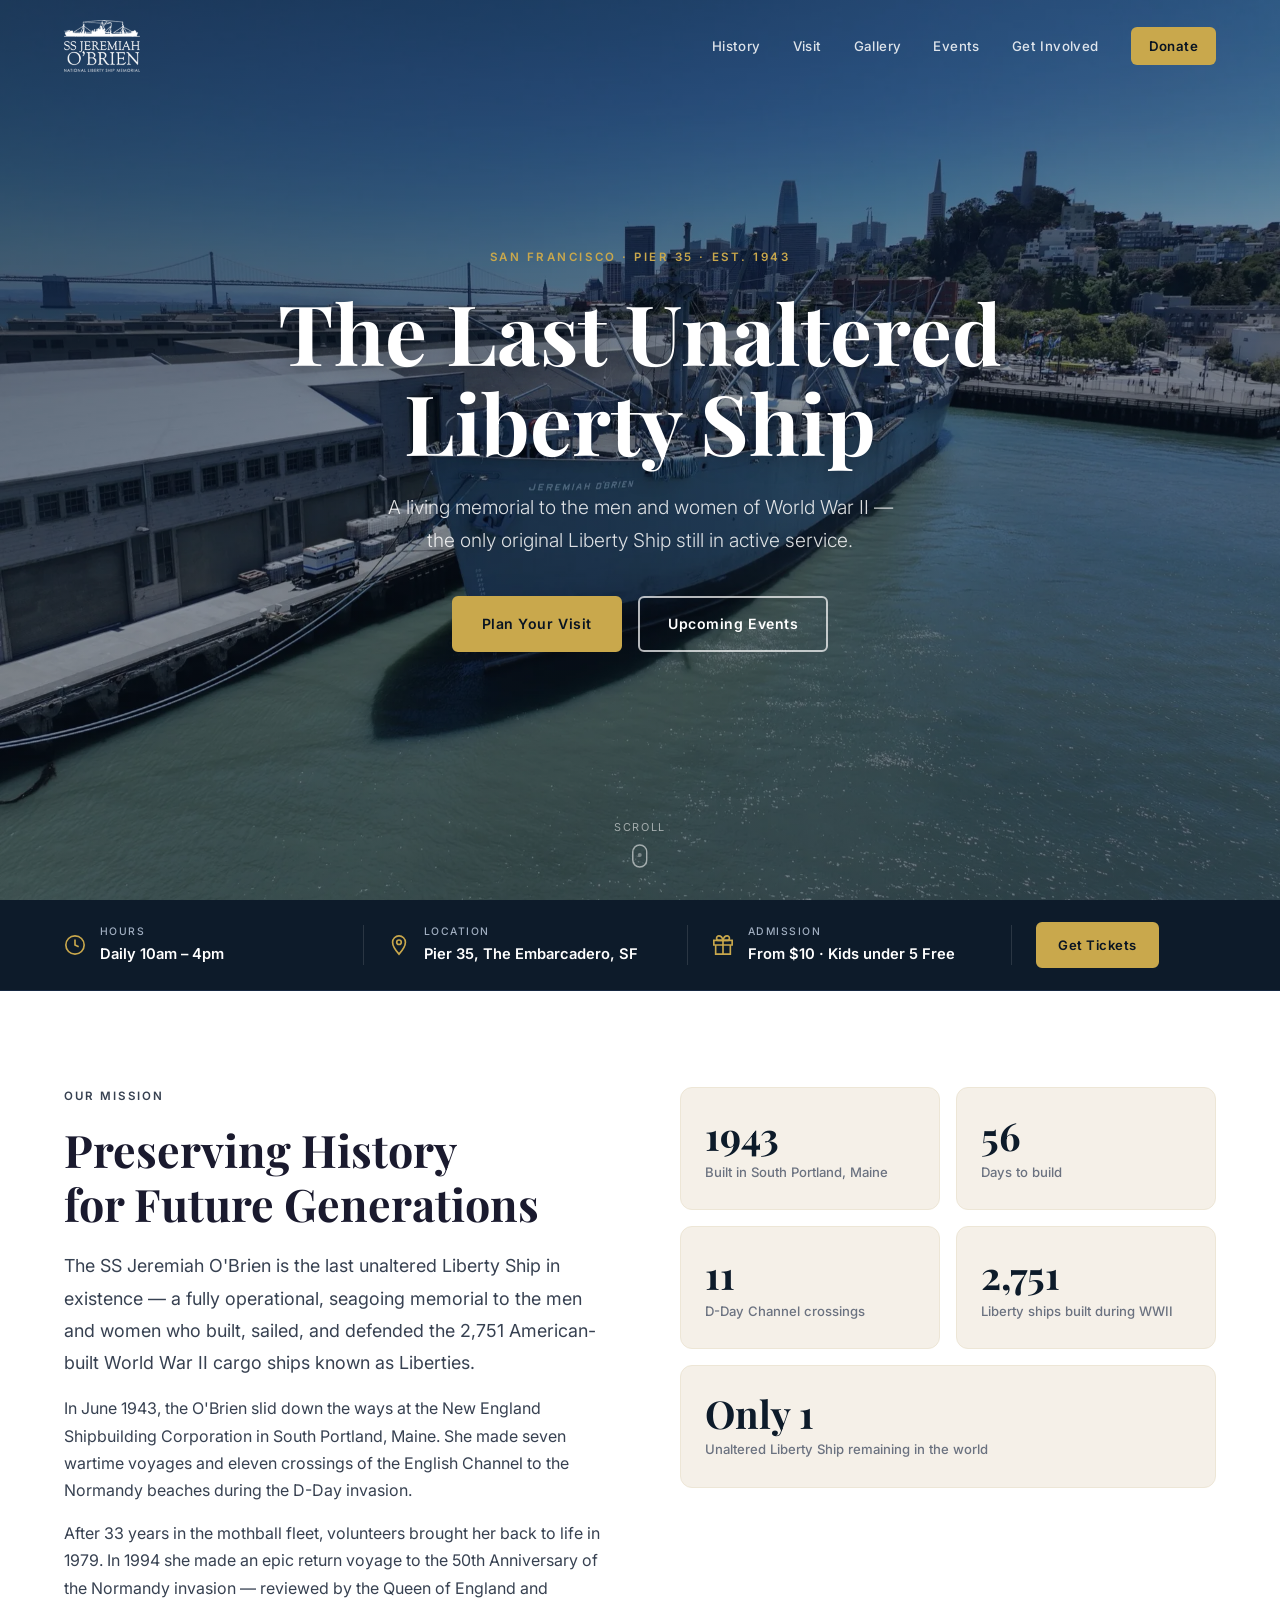
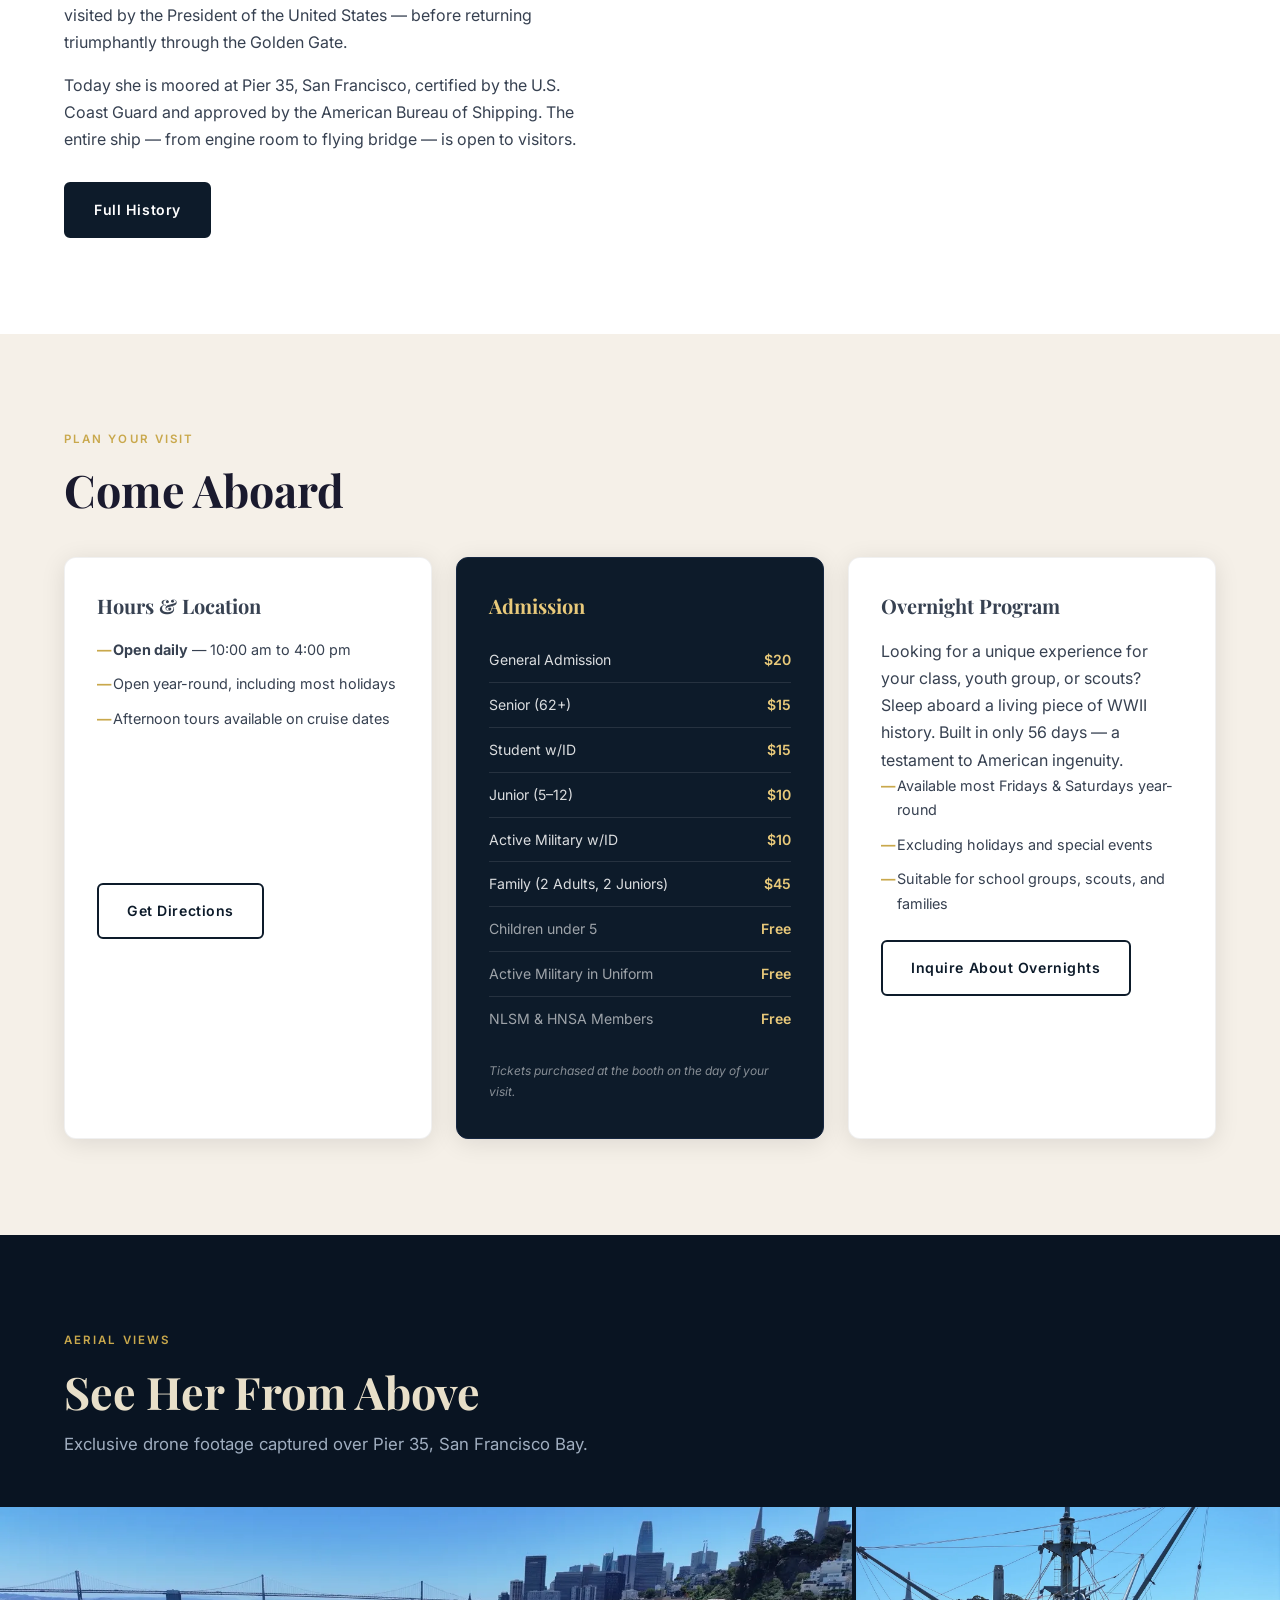
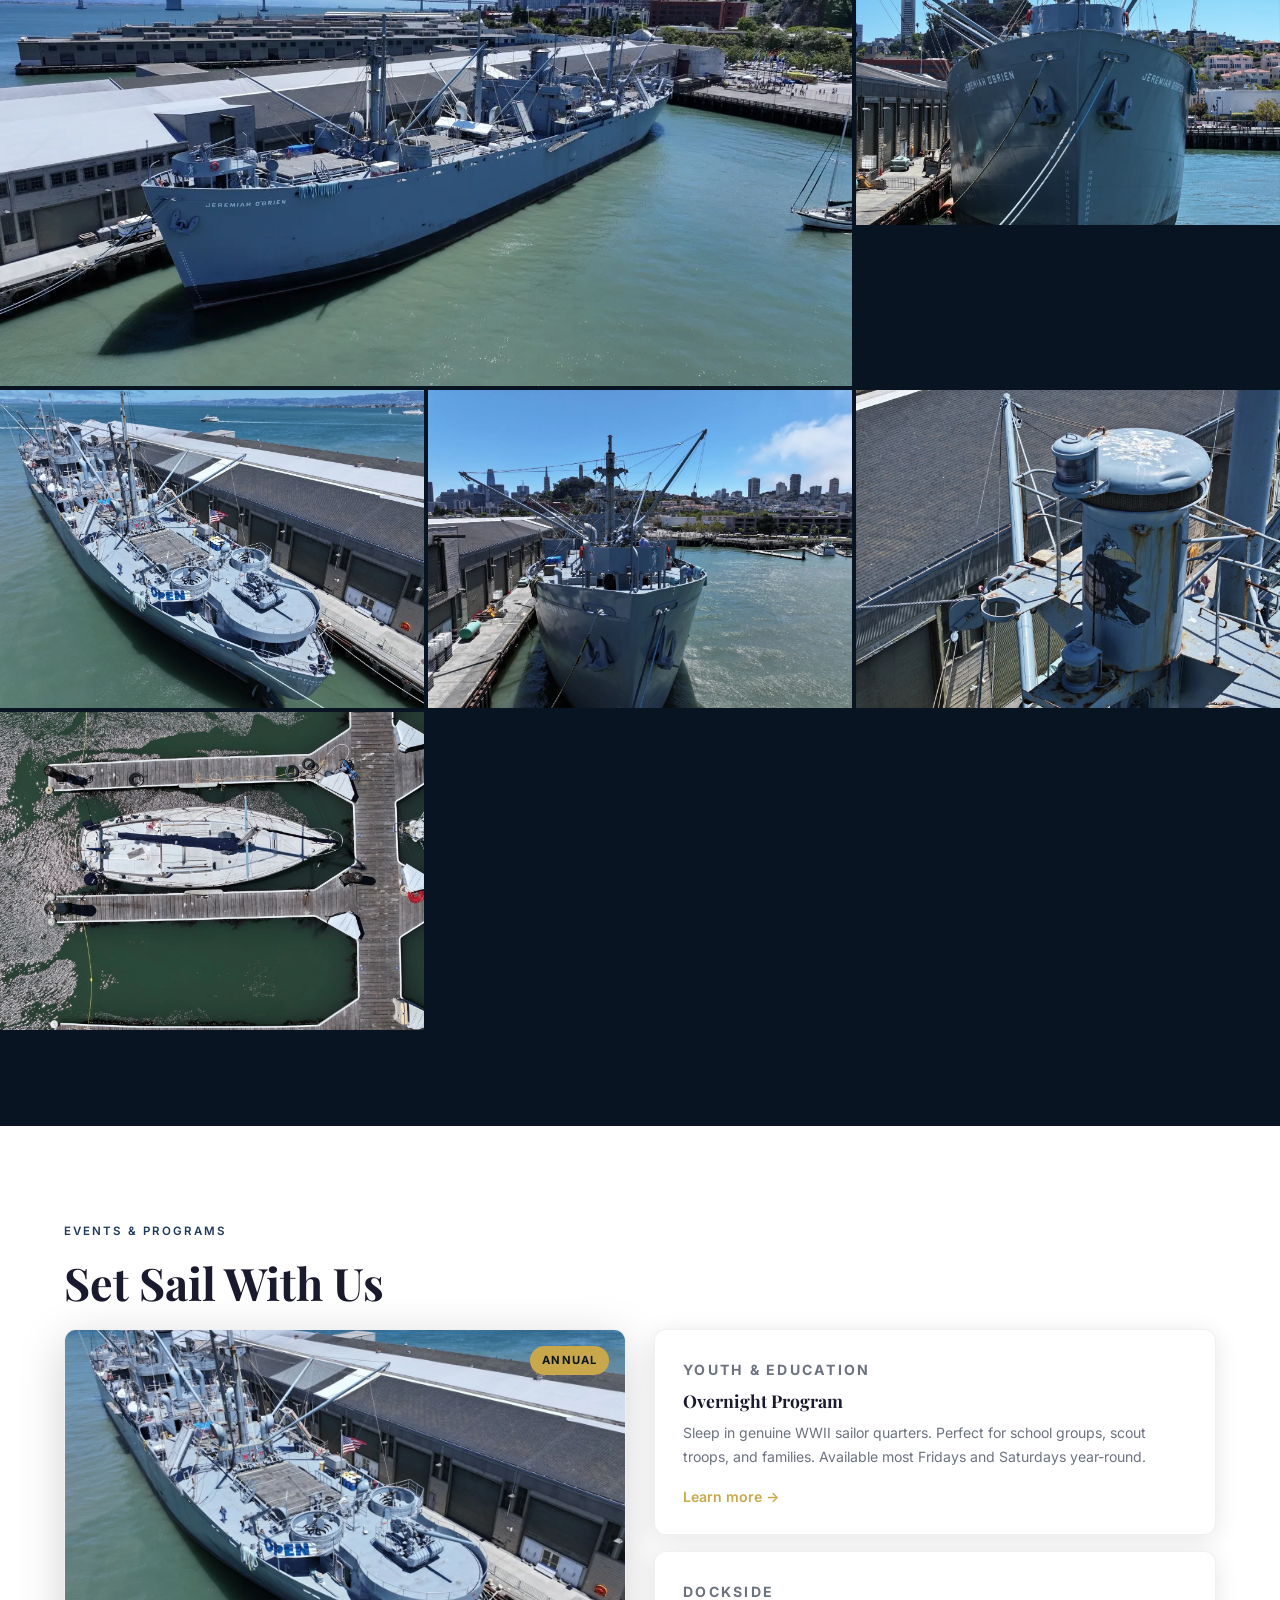
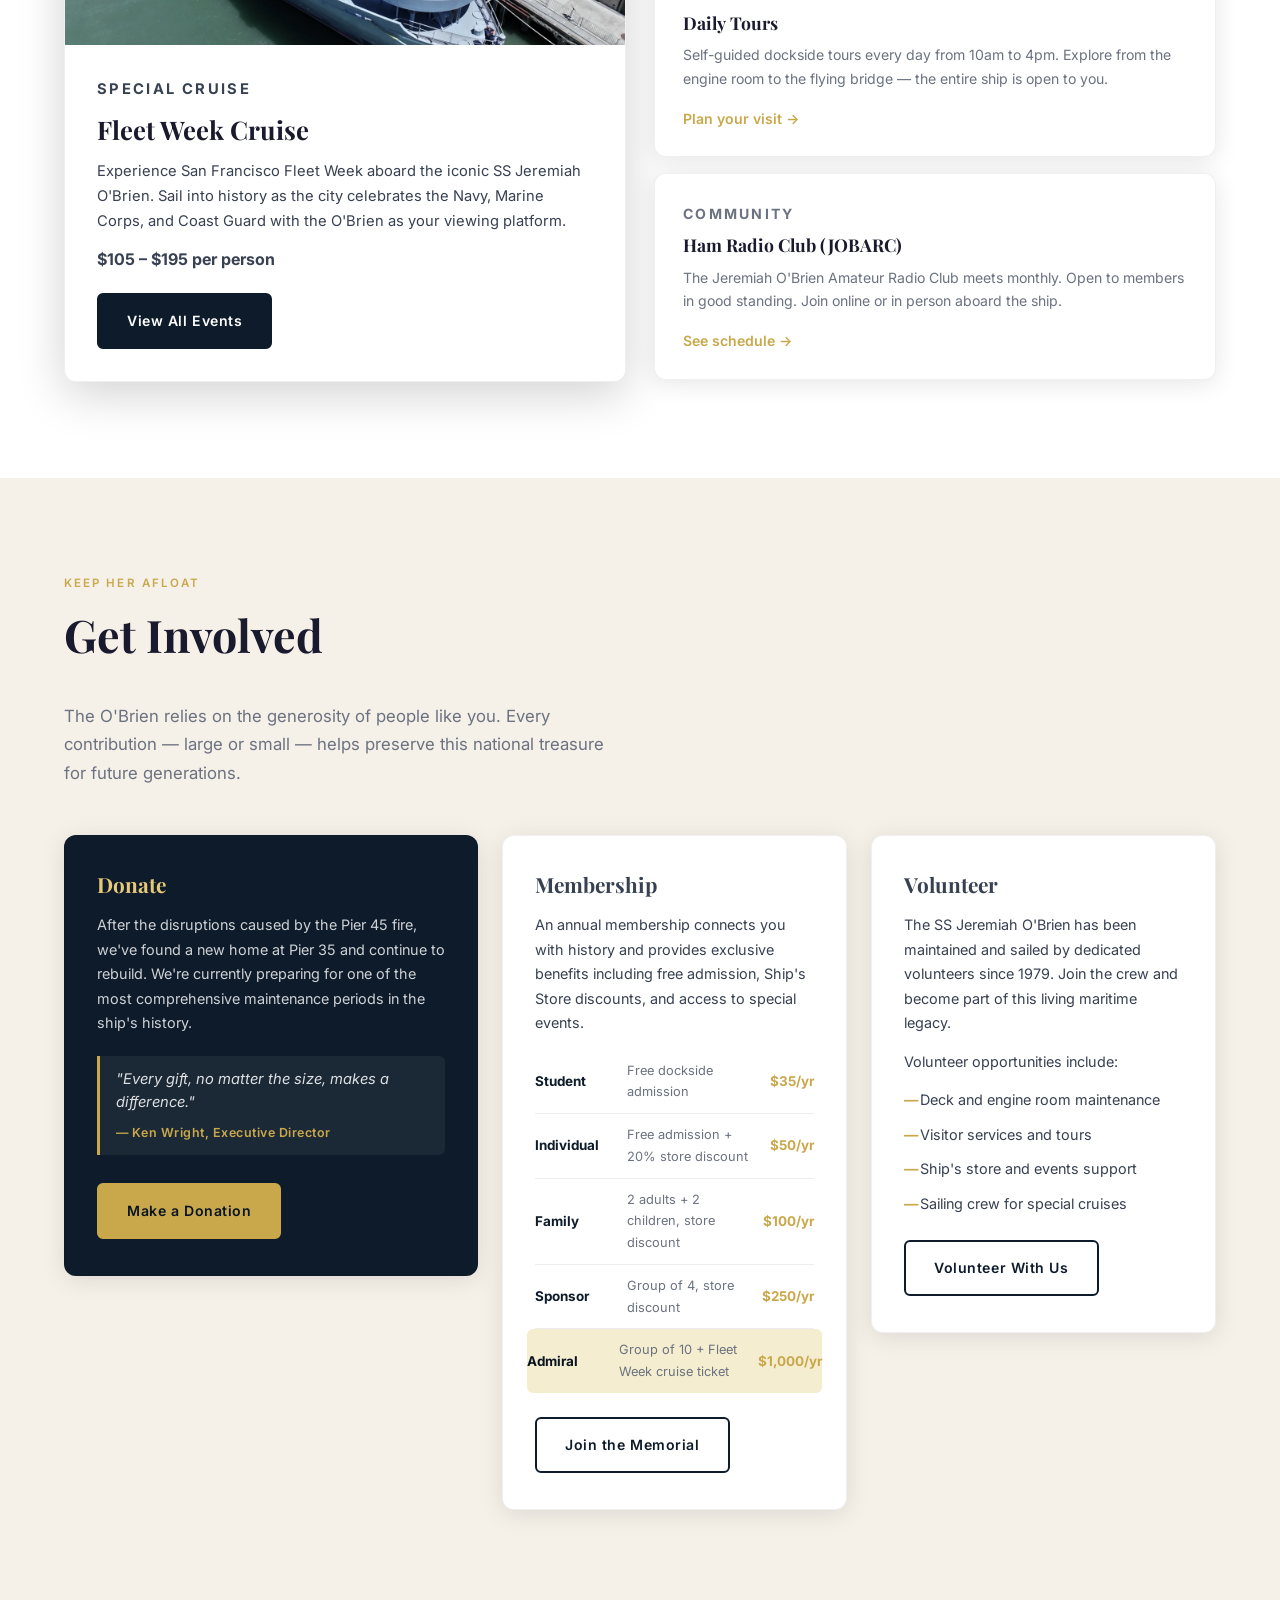
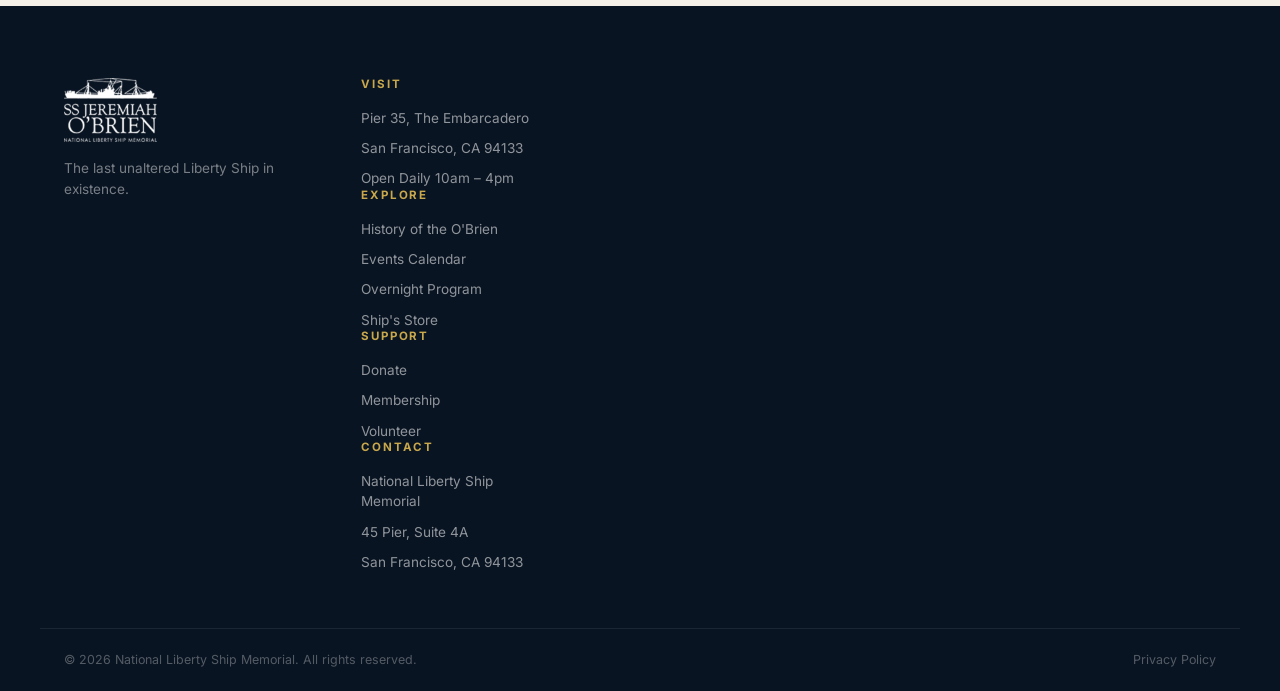
<file: index.html>
<!DOCTYPE html>
<html lang="en">
<head>
  <meta charset="UTF-8" />
  <meta name="viewport" content="width=device-width, initial-scale=1.0" />
  <title>SS Jeremiah O'Brien — The Last Unaltered Liberty Ship</title>
  <meta name="description" content="Visit the SS Jeremiah O'Brien, the last unaltered Liberty Ship in existence. Located at Pier 35, San Francisco. Open daily 10am–4pm." />
  <link rel="preconnect" href="https://fonts.googleapis.com" />
  <link rel="preconnect" href="https://fonts.gstatic.com" crossorigin />
  <link href="https://fonts.googleapis.com/css2?family=Playfair+Display:wght@400;600;700&family=Inter:wght@300;400;500;600&display=swap" rel="stylesheet" />
  <link rel="stylesheet" href="styles.css" />
</head>
<body>

  <!-- ========== NAV ========== -->
  <header class="site-nav" id="site-nav">
    <div class="nav-inner">
      <a href="#" class="nav-logo">
        <img src="images/logo-light.png" alt="SS Jeremiah O'Brien — National Liberty Ship Memorial" class="nav-logo-img" />
      </a>
      <nav class="nav-links">
        <a href="#about">History</a>
        <a href="#visit">Visit</a>
        <a href="#gallery">Gallery</a>
        <a href="#events">Events</a>
        <a href="#involved">Get Involved</a>
        <a href="#involved" class="nav-cta">Donate</a>
      </nav>
      <button class="nav-hamburger" id="nav-hamburger" aria-label="Open menu">
        <span></span><span></span><span></span>
      </button>
    </div>
  </header>

  <!-- ========== HERO ========== -->
  <section class="hero">
    <div class="hero-media">
      <video class="hero-video" autoplay muted loop playsinline poster="images/hero.webp">
        <source src="video/hero.mp4" type="video/mp4" />
        <img src="images/hero.webp" alt="SS Jeremiah O'Brien at Pier 35, San Francisco, with Bay Bridge in background" />
      </video>
      <div class="hero-overlay"></div>
    </div>
    <div class="hero-content">
      <p class="hero-eyebrow">San Francisco · Pier 35 · Est. 1943</p>
      <h1 class="hero-title">The Last Unaltered<br>Liberty Ship</h1>
      <p class="hero-sub">A living memorial to the men and women of World War II —<br class="hero-br"> the only original Liberty Ship still in active service.</p>
      <div class="hero-cta-row">
        <a href="#visit" class="btn btn-gold">Plan Your Visit</a>
        <a href="https://ssjeremiahobrien.org/events/" class="btn btn-outline-white" target="_blank" rel="noopener">Upcoming Events</a>
      </div>
    </div>
    <div class="hero-scroll-hint">
      <span>Scroll</span>
      <svg width="16" height="24" viewBox="0 0 16 24" fill="none"><rect x="1" y="1" width="14" height="22" rx="7" stroke="currentColor" stroke-width="1.5"/><circle cx="8" cy="8" r="2" fill="currentColor"><animate attributeName="cy" from="8" to="16" dur="1.4s" repeatCount="indefinite"/><animate attributeName="opacity" from="1" to="0" dur="1.4s" repeatCount="indefinite"/></circle></svg>
    </div>
  </section>

  <!-- ========== INFO BAR ========== -->
  <div class="info-bar">
    <div class="info-bar-inner">
      <div class="info-item">
        <svg class="info-icon" viewBox="0 0 24 24" fill="none" stroke="currentColor" stroke-width="1.8"><circle cx="12" cy="12" r="10"/><path d="M12 6v6l4 2"/></svg>
        <div>
          <span class="info-label">Hours</span>
          <span class="info-value">Daily 10am – 4pm</span>
        </div>
      </div>
      <div class="info-divider"></div>
      <div class="info-item">
        <svg class="info-icon" viewBox="0 0 24 24" fill="none" stroke="currentColor" stroke-width="1.8"><path d="M12 2C8.13 2 5 5.13 5 9c0 5.25 7 13 7 13s7-7.75 7-13c0-3.87-3.13-7-7-7z"/><circle cx="12" cy="9" r="2.5"/></svg>
        <div>
          <span class="info-label">Location</span>
          <span class="info-value">Pier 35, The Embarcadero, SF</span>
        </div>
      </div>
      <div class="info-divider"></div>
      <div class="info-item">
        <svg class="info-icon" viewBox="0 0 24 24" fill="none" stroke="currentColor" stroke-width="1.8"><path d="M20 12V22H4V12"/><path d="M22 7H2v5h20V7z"/><path d="M12 22V7"/><path d="M12 7H7.5a2.5 2.5 0 0 1 0-5C11 2 12 7 12 7z"/><path d="M12 7h4.5a2.5 2.5 0 0 0 0-5C13 2 12 7 12 7z"/></svg>
        <div>
          <span class="info-label">Admission</span>
          <span class="info-value">From $10 · Kids under 5 Free</span>
        </div>
      </div>
      <div class="info-divider"></div>
      <div class="info-item info-item-cta">
        <a href="#visit" class="btn btn-gold btn-sm">Get Tickets</a>
      </div>
    </div>
  </div>

  <main>

    <!-- ========== ABOUT / HISTORY ========== -->
    <section class="section" id="about">
      <div class="container two-col-about">
        <div class="about-text">
          <p class="eyebrow">Our Mission</p>
          <h2>Preserving History<br>for Future Generations</h2>
          <p class="lead">The SS Jeremiah O'Brien is the last unaltered Liberty Ship in existence — a fully operational, seagoing memorial to the men and women who built, sailed, and defended the 2,751 American-built World War II cargo ships known as Liberties.</p>
          <p>In June 1943, the O'Brien slid down the ways at the New England Shipbuilding Corporation in South Portland, Maine. She made seven wartime voyages and eleven crossings of the English Channel to the Normandy beaches during the D-Day invasion.</p>
          <p>After 33 years in the mothball fleet, volunteers brought her back to life in 1979. In 1994 she made an epic return voyage to the 50th Anniversary of the Normandy invasion — reviewed by the Queen of England and visited by the President of the United States — before returning triumphantly through the Golden Gate.</p>
          <p>Today she is moored at Pier 35, San Francisco, certified by the U.S. Coast Guard and approved by the American Bureau of Shipping. The entire ship — from engine room to flying bridge — is open to visitors.</p>
          <a href="https://ssjeremiahobrien.org/about-us/" class="btn btn-navy" target="_blank" rel="noopener">Full History</a>
        </div>
        <div class="about-stats">
          <div class="stat-card">
            <span class="stat-num">1943</span>
            <span class="stat-label">Built in South Portland, Maine</span>
          </div>
          <div class="stat-card">
            <span class="stat-num">56</span>
            <span class="stat-label">Days to build</span>
          </div>
          <div class="stat-card">
            <span class="stat-num">11</span>
            <span class="stat-label">D-Day Channel crossings</span>
          </div>
          <div class="stat-card">
            <span class="stat-num">2,751</span>
            <span class="stat-label">Liberty ships built during WWII</span>
          </div>
          <div class="stat-card stat-card-wide">
            <span class="stat-num">Only 1</span>
            <span class="stat-label">Unaltered Liberty Ship remaining in the world</span>
          </div>
        </div>
      </div>
    </section>

    <!-- ========== VISIT ========== -->
    <section class="section section-alt" id="visit">
      <div class="container">
        <p class="eyebrow eyebrow-gold">Plan Your Visit</p>
        <h2>Come Aboard</h2>
        <div class="visit-grid">

          <div class="visit-card">
            <h3>Hours &amp; Location</h3>
            <ul class="visit-list">
              <li><strong>Open daily</strong> — 10:00 am to 4:00 pm</li>
              <li>Open year-round, including most holidays</li>
              <li>Afternoon tours available on cruise dates</li>
            </ul>
            <div class="visit-address">
              <p><strong>SS Jeremiah O'Brien</strong><br>
              Pier 35, The Embarcadero<br>
              San Francisco, CA 94133</p>
            </div>
            <a href="https://maps.google.com/?q=Pier+35+Embarcadero+San+Francisco" class="btn btn-outline-navy" target="_blank" rel="noopener">Get Directions</a>
          </div>

          <div class="visit-card visit-card-featured">
            <h3>Admission</h3>
            <ul class="ticket-list">
              <li><span>General Admission</span><strong>$20</strong></li>
              <li><span>Senior (62+)</span><strong>$15</strong></li>
              <li><span>Student w/ID</span><strong>$15</strong></li>
              <li><span>Junior (5–12)</span><strong>$10</strong></li>
              <li><span>Active Military w/ID</span><strong>$10</strong></li>
              <li><span>Family (2 Adults, 2 Juniors)</span><strong>$45</strong></li>
              <li class="ticket-free"><span>Children under 5</span><strong>Free</strong></li>
              <li class="ticket-free"><span>Active Military in Uniform</span><strong>Free</strong></li>
              <li class="ticket-free"><span>NLSM &amp; HNSA Members</span><strong>Free</strong></li>
            </ul>
            <p class="ticket-note">Tickets purchased at the booth on the day of your visit.</p>
          </div>

          <div class="visit-card">
            <h3>Overnight Program</h3>
            <p>Looking for a unique experience for your class, youth group, or scouts? Sleep aboard a living piece of WWII history. Built in only 56 days — a testament to American ingenuity.</p>
            <ul class="visit-list">
              <li>Available most Fridays &amp; Saturdays year-round</li>
              <li>Excluding holidays and special events</li>
              <li>Suitable for school groups, scouts, and families</li>
            </ul>
            <a href="https://ssjeremiahobrien.org/overnight-program/" class="btn btn-outline-navy" target="_blank" rel="noopener">Inquire About Overnights</a>
          </div>

        </div>
      </div>
    </section>

    <!-- ========== GALLERY ========== -->
    <section class="section section-dark" id="gallery">
      <div class="container">
        <p class="eyebrow eyebrow-gold">Aerial Views</p>
        <h2 class="text-light">See Her From Above</h2>
        <p class="section-sub text-light-muted">Exclusive drone footage captured over Pier 35, San Francisco Bay.</p>
      </div>
      <div class="gallery-grid">
        <div class="gallery-item gallery-item-wide">
          <img src="images/gallery-1.webp" alt="SS Jeremiah O'Brien aerial view with Bay Bridge and San Francisco skyline" loading="lazy" />
          <div class="gallery-caption">Full ship at Pier 35 · Bay Bridge backdrop</div>
        </div>
        <div class="gallery-item">
          <img src="images/gallery-3.webp" alt="Dramatic bow-on view of SS Jeremiah O'Brien with Coit Tower behind" loading="lazy" />
          <div class="gallery-caption">Bow-on · Coit Tower &amp; Telegraph Hill</div>
        </div>
        <div class="gallery-item">
          <img src="images/gallery-2.webp" alt="Stern view showing guns, American flag, and OPEN banner" loading="lazy" />
          <div class="gallery-caption">Stern gun tubs · American flag</div>
        </div>
        <div class="gallery-item">
          <img src="images/gallery-4.webp" alt="Forward mast and cargo booms against SF skyline" loading="lazy" />
          <div class="gallery-caption">Forward rigging · SF skyline</div>
        </div>
        <div class="gallery-item">
          <img src="images/gallery-5.webp" alt="Close deck view of SS Jeremiah O'Brien" loading="lazy" />
          <div class="gallery-caption">Deck detail · Working ship</div>
        </div>
        <div class="gallery-item">
          <img src="images/gallery-6.webp" alt="Aerial view of the ship at the pier" loading="lazy" />
          <div class="gallery-caption">At anchor · Embarcadero</div>
        </div>
      </div>
    </section>

    <!-- ========== EVENTS ========== -->
    <section class="section" id="events">
      <div class="container">
        <p class="eyebrow">Events &amp; Programs</p>
        <h2>Set Sail With Us</h2>
        <div class="events-grid">

          <article class="event-card event-card-featured">
            <div class="event-img-wrap">
              <img src="images/gallery-2.webp" alt="Fleet Week cruise aboard SS Jeremiah O'Brien" loading="lazy" />
              <span class="event-badge">Annual</span>
            </div>
            <div class="event-body">
              <p class="event-type">Special Cruise</p>
              <h3>Fleet Week Cruise</h3>
              <p>Experience San Francisco Fleet Week aboard the iconic SS Jeremiah O'Brien. Sail into history as the city celebrates the Navy, Marine Corps, and Coast Guard with the O'Brien as your viewing platform.</p>
              <p class="event-price">$105 – $195 per person</p>
              <a href="https://ssjeremiahobrien.org/events/" class="btn btn-navy" target="_blank" rel="noopener">View All Events</a>
            </div>
          </article>

          <div class="events-side">
            <article class="event-card-small">
              <p class="event-type">Youth &amp; Education</p>
              <h3>Overnight Program</h3>
              <p>Sleep in genuine WWII sailor quarters. Perfect for school groups, scout troops, and families. Available most Fridays and Saturdays year-round.</p>
              <a href="https://ssjeremiahobrien.org/overnight-program/" class="link-arrow" target="_blank" rel="noopener">Learn more →</a>
            </article>
            <article class="event-card-small">
              <p class="event-type">Dockside</p>
              <h3>Daily Tours</h3>
              <p>Self-guided dockside tours every day from 10am to 4pm. Explore from the engine room to the flying bridge — the entire ship is open to you.</p>
              <a href="#visit" class="link-arrow">Plan your visit →</a>
            </article>
            <article class="event-card-small">
              <p class="event-type">Community</p>
              <h3>Ham Radio Club (JOBARC)</h3>
              <p>The Jeremiah O'Brien Amateur Radio Club meets monthly. Open to members in good standing. Join online or in person aboard the ship.</p>
              <a href="https://ssjeremiahobrien.org/events/" class="link-arrow" target="_blank" rel="noopener">See schedule →</a>
            </article>
          </div>

        </div>
      </div>
    </section>

    <!-- ========== GET INVOLVED ========== -->
    <section class="section section-alt" id="involved">
      <div class="container">
        <p class="eyebrow eyebrow-gold">Keep Her Afloat</p>
        <h2>Get Involved</h2>
        <p class="section-sub">The O'Brien relies on the generosity of people like you. Every contribution — large or small — helps preserve this national treasure for future generations.</p>

        <div class="involved-grid">

          <div class="involved-card involved-card-donate">
            <h3>Donate</h3>
            <p>After the disruptions caused by the Pier 45 fire, we've found a new home at Pier 35 and continue to rebuild. We're currently preparing for one of the most comprehensive maintenance periods in the ship's history.</p>
            <blockquote class="donate-quote">
              "Every gift, no matter the size, makes a difference."
              <cite>— Ken Wright, Executive Director</cite>
            </blockquote>
            <a href="https://ssjeremiahobrien.org/donate/" class="btn btn-gold" target="_blank" rel="noopener">Make a Donation</a>
          </div>

          <div class="involved-card">
            <h3>Membership</h3>
            <p>An annual membership connects you with history and provides exclusive benefits including free admission, Ship's Store discounts, and access to special events.</p>
            <ul class="membership-tiers">
              <li>
                <span class="tier-name">Student</span>
                <span class="tier-desc">Free dockside admission</span>
                <span class="tier-price">$35/yr</span>
              </li>
              <li>
                <span class="tier-name">Individual</span>
                <span class="tier-desc">Free admission + 20% store discount</span>
                <span class="tier-price">$50/yr</span>
              </li>
              <li>
                <span class="tier-name">Family</span>
                <span class="tier-desc">2 adults + 2 children, store discount</span>
                <span class="tier-price">$100/yr</span>
              </li>
              <li>
                <span class="tier-name">Sponsor</span>
                <span class="tier-desc">Group of 4, store discount</span>
                <span class="tier-price">$250/yr</span>
              </li>
              <li class="tier-highlight">
                <span class="tier-name">Admiral</span>
                <span class="tier-desc">Group of 10 + Fleet Week cruise ticket</span>
                <span class="tier-price">$1,000/yr</span>
              </li>
            </ul>
            <a href="https://ssjeremiahobrien.org/membership/" class="btn btn-outline-navy" target="_blank" rel="noopener">Join the Memorial</a>
          </div>

          <div class="involved-card">
            <h3>Volunteer</h3>
            <p>The SS Jeremiah O'Brien has been maintained and sailed by dedicated volunteers since 1979. Join the crew and become part of this living maritime legacy.</p>
            <p>Volunteer opportunities include:</p>
            <ul class="visit-list">
              <li>Deck and engine room maintenance</li>
              <li>Visitor services and tours</li>
              <li>Ship's store and events support</li>
              <li>Sailing crew for special cruises</li>
            </ul>
            <a href="https://ssjeremiahobrien.org/volunteer/" class="btn btn-outline-navy" target="_blank" rel="noopener">Volunteer With Us</a>
          </div>

        </div>
      </div>
    </section>

  </main>

  <!-- ========== FOOTER ========== -->
  <footer class="site-footer">
    <div class="footer-inner container">
      <div class="footer-brand">
        <img src="images/logo-light.png" alt="SS Jeremiah O'Brien — National Liberty Ship Memorial" class="footer-logo-img" />
        <p class="footer-tagline">The last unaltered Liberty Ship in existence.</p>
      </div>
      <div class="footer-cols">
        <div class="footer-col">
          <h4>Visit</h4>
          <ul>
            <li>Pier 35, The Embarcadero</li>
            <li>San Francisco, CA 94133</li>
            <li>Open Daily 10am – 4pm</li>
          </ul>
        </div>
        <div class="footer-col">
          <h4>Explore</h4>
          <ul>
            <li><a href="https://ssjeremiahobrien.org/about-us/">History of the O'Brien</a></li>
            <li><a href="https://ssjeremiahobrien.org/events/">Events Calendar</a></li>
            <li><a href="https://ssjeremiahobrien.org/overnight-program/">Overnight Program</a></li>
            <li><a href="https://ssjeremiahobrien.org/ships-store/">Ship's Store</a></li>
          </ul>
        </div>
        <div class="footer-col">
          <h4>Support</h4>
          <ul>
            <li><a href="https://ssjeremiahobrien.org/donate/">Donate</a></li>
            <li><a href="https://ssjeremiahobrien.org/membership/">Membership</a></li>
            <li><a href="https://ssjeremiahobrien.org/volunteer/">Volunteer</a></li>
          </ul>
        </div>
        <div class="footer-col">
          <h4>Contact</h4>
          <ul>
            <li>National Liberty Ship Memorial</li>
            <li>45 Pier, Suite 4A</li>
            <li>San Francisco, CA 94133</li>
          </ul>
        </div>
      </div>
    </div>
    <div class="footer-bottom">
      <div class="container">
        <small>© <span id="year"></span> National Liberty Ship Memorial. All rights reserved.</small>
        <a href="https://ssjeremiahobrien.org/privacy/" class="footer-privacy">Privacy Policy</a>
      </div>
    </div>
  </footer>

  <script>
    document.getElementById('year').textContent = new Date().getFullYear();

    // Sticky nav: add scrolled class
    const nav = document.getElementById('site-nav');
    window.addEventListener('scroll', () => {
      nav.classList.toggle('scrolled', window.scrollY > 60);
    });

    // Mobile hamburger
    const hamburger = document.getElementById('nav-hamburger');
    hamburger.addEventListener('click', () => {
      document.querySelector('.nav-links').classList.toggle('open');
    });

    // Gallery lightbox (simple)
    document.querySelectorAll('.gallery-item img').forEach(img => {
      img.style.cursor = 'zoom-in';
      img.addEventListener('click', () => {
        const overlay = document.createElement('div');
        overlay.className = 'lightbox';
        overlay.innerHTML = `<div class="lightbox-inner"><img src="${img.src}" alt="${img.alt}" /><button class="lightbox-close">✕</button></div>`;
        document.body.appendChild(overlay);
        overlay.addEventListener('click', e => {
          if (e.target === overlay || e.target.classList.contains('lightbox-close')) overlay.remove();
        });
      });
    });
  </script>

</body>
</html>
</file>
<file: styles.css>
/* ============================================================
   SS Jeremiah O'Brien — Homepage Redesign
   Static mockup — Feb 2026
   ============================================================ */

/* ---------- Reset & Base ---------- */
*, *::before, *::after { box-sizing: border-box; margin: 0; padding: 0; }

:root {
  --navy-dark:    #091422;
  --navy:         #0d1b2a;
  --navy-mid:     #152640;
  --navy-light:   #1e3a5f;
  --gold:         #c9a84c;
  --gold-light:   #e8c97a;
  --gold-pale:    #f5edcf;
  --cream:        #f5f0e8;
  --cream-dark:   #ede6d6;
  --text-dark:    #1a1a2e;
  --text-body:    #374151;
  --text-muted:   #6b7280;
  --text-light:   #e8dfc9;
  --text-lighter: #a0aec0;
  --white:        #ffffff;
  --radius:       6px;
  --radius-lg:    12px;
  --shadow:       0 4px 24px rgba(0,0,0,.10);
  --shadow-lg:    0 12px 48px rgba(0,0,0,.18);
  --transition:   0.25s ease;
  --max-width:    1200px;
}

html { scroll-behavior: smooth; font-size: 16px; }

body {
  font-family: 'Inter', system-ui, sans-serif;
  color: var(--text-body);
  background: var(--white);
  line-height: 1.7;
  -webkit-font-smoothing: antialiased;
}

h1, h2, h3, h4 {
  font-family: 'Playfair Display', Georgia, serif;
  line-height: 1.2;
  color: var(--text-dark);
}

a { color: inherit; text-decoration: none; }
img { display: block; width: 100%; height: auto; }
ul { list-style: none; }

.container {
  max-width: var(--max-width);
  margin: 0 auto;
  padding: 0 24px;
}

.section       { padding: 96px 0; }
.section-alt   { background: var(--cream); }
.section-dark  { background: var(--navy-dark); }

.eyebrow {
  font-family: 'Inter', sans-serif;
  font-size: 0.72rem;
  font-weight: 600;
  letter-spacing: 0.18em;
  text-transform: uppercase;
  color: var(--navy-light);
  margin-bottom: 14px;
}
.eyebrow-gold { color: var(--gold); }

h2 {
  font-size: clamp(2rem, 3.5vw, 2.8rem);
  margin-bottom: 20px;
}

.lead {
  font-size: 1.12rem;
  color: var(--text-body);
  margin-bottom: 20px;
  line-height: 1.8;
}

.section-sub {
  font-size: 1.05rem;
  color: var(--text-muted);
  max-width: 560px;
  margin-bottom: 48px;
}

.text-light        { color: var(--text-light); }
.text-light-muted  { color: var(--text-lighter); }

/* ---------- Buttons ---------- */
.btn {
  display: inline-flex;
  align-items: center;
  gap: 8px;
  padding: 14px 28px;
  border-radius: var(--radius);
  font-family: 'Inter', sans-serif;
  font-size: 0.88rem;
  font-weight: 600;
  letter-spacing: 0.04em;
  cursor: pointer;
  border: 2px solid transparent;
  transition: background var(--transition), color var(--transition), border-color var(--transition), transform var(--transition);
}
.btn:hover { transform: translateY(-2px); }
.btn:active { transform: translateY(0); }

.btn-gold {
  background: var(--gold);
  color: var(--navy-dark);
  border-color: var(--gold);
}
.btn-gold:hover { background: var(--gold-light); border-color: var(--gold-light); }

.btn-navy {
  background: var(--navy);
  color: var(--white);
  border-color: var(--navy);
}
.btn-navy:hover { background: var(--navy-mid); border-color: var(--navy-mid); }

.btn-outline-navy {
  background: transparent;
  color: var(--navy);
  border-color: var(--navy);
}
.btn-outline-navy:hover { background: var(--navy); color: var(--white); }

.btn-outline-white {
  background: transparent;
  color: var(--white);
  border-color: rgba(255,255,255,0.7);
}
.btn-outline-white:hover { background: rgba(255,255,255,0.12); border-color: var(--white); }

.btn-sm { padding: 10px 20px; font-size: 0.82rem; }

.link-arrow {
  font-size: 0.88rem;
  font-weight: 600;
  color: var(--gold);
  transition: color var(--transition);
}
.link-arrow:hover { color: var(--gold-light); }

/* ============================================================
   NAV
   ============================================================ */
.site-nav {
  position: fixed;
  top: 0; left: 0; right: 0;
  z-index: 100;
  padding: 0;
  transition: background var(--transition), box-shadow var(--transition), padding var(--transition);
}
.site-nav.scrolled {
  background: var(--navy-dark);
  box-shadow: 0 2px 20px rgba(0,0,0,.35);
}

.nav-inner {
  max-width: var(--max-width);
  margin: 0 auto;
  padding: 20px 24px;
  display: flex;
  align-items: center;
  justify-content: space-between;
  gap: 24px;
}
.site-nav.scrolled .nav-inner { padding-top: 14px; padding-bottom: 14px; }

.nav-logo {
  display: flex;
  flex-direction: column;
}
.nav-logo-ship {
  font-family: 'Playfair Display', Georgia, serif;
  font-size: 1.1rem;
  font-weight: 700;
  color: var(--white);
  line-height: 1.2;
}
.nav-logo-sub {
  font-size: 0.65rem;
  font-weight: 500;
  letter-spacing: 0.12em;
  text-transform: uppercase;
  color: var(--gold);
  line-height: 1;
}

.nav-links {
  display: flex;
  align-items: center;
  gap: 32px;
}
.nav-links a {
  font-size: 0.83rem;
  font-weight: 500;
  color: rgba(255,255,255,0.85);
  letter-spacing: 0.03em;
  transition: color var(--transition);
}
.nav-links a:hover { color: var(--gold-light); }
.nav-links .nav-cta {
  background: var(--gold);
  color: var(--navy-dark);
  padding: 8px 18px;
  border-radius: var(--radius);
  font-weight: 600;
}
.nav-links .nav-cta:hover { background: var(--gold-light); color: var(--navy-dark); }

.nav-hamburger {
  display: none;
  flex-direction: column;
  gap: 5px;
  background: none;
  border: none;
  cursor: pointer;
  padding: 4px;
}
.nav-hamburger span {
  display: block;
  width: 24px;
  height: 2px;
  background: var(--white);
  border-radius: 2px;
  transition: var(--transition);
}

/* ============================================================
   HERO
   ============================================================ */
.hero {
  position: relative;
  height: 100vh;
  min-height: 640px;
  display: flex;
  align-items: center;
  justify-content: center;
  overflow: hidden;
}

.hero-media {
  position: absolute;
  inset: 0;
}
.hero-img {
  width: 100%;
  height: 100%;
  object-fit: cover;
  object-position: center 40%;
}
.hero-overlay {
  position: absolute;
  inset: 0;
  background: linear-gradient(
    160deg,
    rgba(9,20,34,0.72) 0%,
    rgba(9,20,34,0.42) 50%,
    rgba(9,20,34,0.58) 100%
  );
}

.hero-content {
  position: relative;
  z-index: 2;
  text-align: center;
  padding: 0 24px;
  max-width: 860px;
}

.hero-eyebrow {
  font-size: 0.72rem;
  font-weight: 600;
  letter-spacing: 0.22em;
  text-transform: uppercase;
  color: var(--gold);
  margin-bottom: 20px;
}

.hero-title {
  font-size: clamp(2.8rem, 6.5vw, 5.2rem);
  font-weight: 700;
  color: var(--white);
  line-height: 1.08;
  margin-bottom: 24px;
  text-shadow: 0 2px 24px rgba(0,0,0,.4);
}

.hero-sub {
  font-size: clamp(1rem, 1.8vw, 1.2rem);
  color: rgba(255,255,255,0.85);
  line-height: 1.7;
  margin-bottom: 40px;
  font-weight: 300;
}

.hero-br { display: block; }

.hero-cta-row {
  display: flex;
  gap: 16px;
  justify-content: center;
  flex-wrap: wrap;
}

.hero-scroll-hint {
  position: absolute;
  bottom: 32px;
  left: 50%;
  transform: translateX(-50%);
  z-index: 2;
  display: flex;
  flex-direction: column;
  align-items: center;
  gap: 8px;
  color: rgba(255,255,255,0.55);
  font-size: 0.68rem;
  letter-spacing: 0.16em;
  text-transform: uppercase;
}

/* ============================================================
   INFO BAR
   ============================================================ */
.info-bar {
  background: var(--navy);
  border-bottom: 1px solid var(--navy-mid);
}

.info-bar-inner {
  max-width: var(--max-width);
  margin: 0 auto;
  padding: 0 24px;
  display: flex;
  align-items: center;
  justify-content: space-between;
  flex-wrap: wrap;
  gap: 0;
}

.info-item {
  display: flex;
  align-items: center;
  gap: 14px;
  padding: 22px 0;
  flex: 1;
  min-width: 180px;
}
.info-item-cta { flex: 0; }

.info-icon {
  width: 22px;
  height: 22px;
  color: var(--gold);
  flex-shrink: 0;
}

.info-item > div {
  display: flex;
  flex-direction: column;
}

.info-label {
  font-size: 0.65rem;
  letter-spacing: 0.14em;
  text-transform: uppercase;
  color: var(--text-lighter);
  font-weight: 500;
}
.info-value {
  font-size: 0.92rem;
  font-weight: 600;
  color: var(--white);
  margin-top: 2px;
}

.info-divider {
  width: 1px;
  height: 40px;
  background: rgba(255,255,255,0.12);
  margin: 0 24px;
  flex-shrink: 0;
}

/* ============================================================
   ABOUT
   ============================================================ */
.two-col-about {
  display: grid;
  grid-template-columns: 1fr 1fr;
  gap: 80px;
  align-items: start;
}

.about-text p {
  margin-bottom: 16px;
  color: var(--text-body);
}

.about-text .btn { margin-top: 12px; }

.about-stats {
  display: grid;
  grid-template-columns: 1fr 1fr;
  gap: 16px;
}

.stat-card {
  background: var(--cream);
  border: 1px solid var(--cream-dark);
  border-radius: var(--radius-lg);
  padding: 28px 24px;
  display: flex;
  flex-direction: column;
  gap: 8px;
}
.stat-card-wide { grid-column: 1 / -1; }

.stat-num {
  font-family: 'Playfair Display', Georgia, serif;
  font-size: 2.4rem;
  font-weight: 700;
  color: var(--navy);
  line-height: 1;
}

.stat-label {
  font-size: 0.82rem;
  color: var(--text-muted);
  font-weight: 500;
  line-height: 1.4;
}

/* ============================================================
   VISIT
   ============================================================ */
.section-alt h2 { margin-bottom: 40px; }

.visit-grid {
  display: grid;
  grid-template-columns: repeat(3, 1fr);
  gap: 24px;
}

.visit-card {
  background: var(--white);
  border-radius: var(--radius-lg);
  padding: 36px 32px;
  box-shadow: var(--shadow);
  border: 1px solid rgba(0,0,0,.06);
}

.visit-card-featured {
  background: var(--navy);
  color: var(--white);
  border-color: var(--navy-mid);
}

.visit-card h3 {
  font-size: 1.25rem;
  margin-bottom: 20px;
  color: inherit;
}
.visit-card-featured h3 { color: var(--gold-light); }

.visit-list {
  display: flex;
  flex-direction: column;
  gap: 10px;
  margin-bottom: 24px;
}
.visit-list li {
  font-size: 0.9rem;
  color: var(--text-body);
  padding-left: 16px;
  position: relative;
}
.visit-list li::before {
  content: '—';
  position: absolute;
  left: 0;
  color: var(--gold);
  font-weight: 700;
}
.visit-card-featured .visit-list li { color: rgba(255,255,255,0.8); }

.visit-address {
  background: rgba(255,255,255,0.07);
  border-radius: var(--radius);
  padding: 16px 20px;
  margin-bottom: 24px;
}
.visit-address p {
  font-size: 0.88rem;
  line-height: 1.7;
  color: rgba(255,255,255,0.85);
}

.ticket-list {
  display: flex;
  flex-direction: column;
  gap: 0;
  margin-bottom: 20px;
}
.ticket-list li {
  display: flex;
  justify-content: space-between;
  align-items: center;
  padding: 10px 0;
  border-bottom: 1px solid rgba(255,255,255,0.1);
  font-size: 0.88rem;
  color: rgba(255,255,255,0.85);
}
.ticket-list li:last-child { border-bottom: none; }
.ticket-list li strong { color: var(--gold-light); font-weight: 600; }
.ticket-free span { color: rgba(255,255,255,0.6); }
.ticket-free strong { color: #7dd87a; }

.ticket-note {
  font-size: 0.75rem;
  color: rgba(255,255,255,0.5);
  margin-bottom: 0;
  font-style: italic;
}

/* ============================================================
   GALLERY
   ============================================================ */
.section-dark .container { margin-bottom: 48px; }
.section-dark h2 { margin-bottom: 12px; }

.gallery-grid {
  display: grid;
  grid-template-columns: repeat(3, 1fr);
  grid-template-rows: auto auto;
  gap: 4px;
}

.gallery-item {
  position: relative;
  overflow: hidden;
  aspect-ratio: 4/3;
  background: var(--navy-mid);
}
.gallery-item-wide {
  grid-column: span 2;
  aspect-ratio: 16/9;
}

.gallery-item img {
  width: 100%;
  height: 100%;
  object-fit: cover;
  transition: transform 0.5s ease;
}
.gallery-item:hover img { transform: scale(1.04); }

.gallery-caption {
  position: absolute;
  bottom: 0; left: 0; right: 0;
  padding: 28px 16px 14px;
  background: linear-gradient(to top, rgba(9,20,34,.8) 0%, transparent 100%);
  font-size: 0.75rem;
  color: rgba(255,255,255,0.75);
  letter-spacing: 0.05em;
  font-weight: 500;
  opacity: 0;
  transform: translateY(4px);
  transition: opacity var(--transition), transform var(--transition);
}
.gallery-item:hover .gallery-caption { opacity: 1; transform: translateY(0); }

/* ============================================================
   EVENTS
   ============================================================ */
.events-grid {
  display: grid;
  grid-template-columns: 1fr 1fr;
  gap: 28px;
  align-items: start;
}

.event-card-featured {
  background: var(--white);
  border-radius: var(--radius-lg);
  overflow: hidden;
  box-shadow: var(--shadow-lg);
  border: 1px solid rgba(0,0,0,.06);
}

.event-img-wrap {
  position: relative;
  aspect-ratio: 16/9;
  overflow: hidden;
}
.event-img-wrap img {
  width: 100%;
  height: 100%;
  object-fit: cover;
  transition: transform 0.5s ease;
}
.event-card-featured:hover .event-img-wrap img { transform: scale(1.04); }

.event-badge {
  position: absolute;
  top: 16px; right: 16px;
  background: var(--gold);
  color: var(--navy-dark);
  font-size: 0.7rem;
  font-weight: 700;
  letter-spacing: 0.1em;
  text-transform: uppercase;
  padding: 5px 12px;
  border-radius: 20px;
}

.event-body { padding: 32px; }
.event-type {
  font-size: 0.7rem;
  font-weight: 700;
  letter-spacing: 0.16em;
  text-transform: uppercase;
  color: var(--gold);
  margin-bottom: 10px;
}
.event-body h3 {
  font-size: 1.6rem;
  margin-bottom: 14px;
}
.event-body p { font-size: 0.92rem; color: var(--text-body); margin-bottom: 12px; }
.event-price {
  font-weight: 700;
  color: var(--navy);
  font-size: 1rem !important;
  margin-bottom: 20px !important;
}

.events-side {
  display: flex;
  flex-direction: column;
  gap: 16px;
}

.event-card-small {
  background: var(--white);
  border-radius: var(--radius-lg);
  padding: 28px 28px 24px;
  box-shadow: var(--shadow);
  border: 1px solid rgba(0,0,0,.06);
  transition: box-shadow var(--transition), transform var(--transition);
}
.event-card-small:hover { box-shadow: var(--shadow-lg); transform: translateY(-2px); }

.event-card-small .event-type { margin-bottom: 8px; }
.event-card-small h3 { font-size: 1.1rem; margin-bottom: 10px; }
.event-card-small p { font-size: 0.88rem; color: var(--text-muted); margin-bottom: 14px; }

/* ============================================================
   GET INVOLVED
   ============================================================ */
.involved-grid {
  display: grid;
  grid-template-columns: 1.2fr 1fr 1fr;
  gap: 24px;
  align-items: start;
}

.involved-card {
  background: var(--white);
  border-radius: var(--radius-lg);
  padding: 36px 32px;
  box-shadow: var(--shadow);
  border: 1px solid rgba(0,0,0,.06);
}

.involved-card-donate {
  background: var(--navy);
  color: var(--white);
}

.involved-card h3 {
  font-size: 1.3rem;
  margin-bottom: 16px;
  color: inherit;
}
.involved-card-donate h3 { color: var(--gold-light); }

.involved-card p {
  font-size: 0.9rem;
  color: var(--text-body);
  margin-bottom: 14px;
}
.involved-card-donate p { color: rgba(255,255,255,0.8); }

.donate-quote {
  border-left: 3px solid var(--gold);
  padding: 12px 16px;
  margin: 20px 0 28px;
  background: rgba(255,255,255,0.06);
  border-radius: 0 var(--radius) var(--radius) 0;
}
.donate-quote p,
.donate-quote { font-size: 0.92rem; font-style: italic; color: rgba(255,255,255,0.85); line-height: 1.6; }
.donate-quote cite {
  display: block;
  font-style: normal;
  font-size: 0.78rem;
  color: var(--gold);
  margin-top: 8px;
  font-weight: 600;
  letter-spacing: 0.04em;
}

.membership-tiers {
  display: flex;
  flex-direction: column;
  gap: 0;
  margin-bottom: 24px;
}
.membership-tiers li {
  display: grid;
  grid-template-columns: auto 1fr auto;
  gap: 8px 12px;
  align-items: center;
  padding: 10px 0;
  border-bottom: 1px solid rgba(0,0,0,.07);
  font-size: 0.84rem;
}
.membership-tiers li:last-child { border-bottom: none; }
.tier-name { font-weight: 700; color: var(--navy); font-size: 0.84rem; min-width: 80px; }
.tier-desc { color: var(--text-muted); font-size: 0.8rem; }
.tier-price { font-weight: 700; color: var(--gold); white-space: nowrap; }
.tier-highlight { background: var(--gold-pale); margin: 0 -8px; padding: 10px 8px; border-radius: var(--radius); }
.tier-highlight .tier-name { color: var(--navy-dark); }

/* ============================================================
   FOOTER
   ============================================================ */
.site-footer {
  background: var(--navy-dark);
  padding-top: 72px;
}

.footer-inner {
  display: grid;
  grid-template-columns: 1.4fr repeat(4, 1fr);
  gap: 40px;
  padding-bottom: 56px;
  border-bottom: 1px solid rgba(255,255,255,0.08);
}

.footer-ship-name {
  font-family: 'Playfair Display', Georgia, serif;
  font-size: 1.2rem;
  font-weight: 700;
  color: var(--white);
  margin-bottom: 4px;
}
.footer-org {
  font-size: 0.72rem;
  letter-spacing: 0.14em;
  text-transform: uppercase;
  color: var(--gold);
  margin-bottom: 16px;
}
.footer-tagline {
  font-size: 0.85rem;
  color: rgba(255,255,255,0.45);
  line-height: 1.6;
}

.footer-col h4 {
  font-family: 'Inter', sans-serif;
  font-size: 0.72rem;
  font-weight: 700;
  letter-spacing: 0.16em;
  text-transform: uppercase;
  color: var(--gold);
  margin-bottom: 16px;
}

.footer-col ul {
  display: flex;
  flex-direction: column;
  gap: 10px;
}
.footer-col ul li,
.footer-col ul a {
  font-size: 0.85rem;
  color: rgba(255,255,255,0.55);
  line-height: 1.5;
  transition: color var(--transition);
}
.footer-col ul a:hover { color: var(--gold-light); }

.footer-bottom {
  padding: 20px 0;
}
.footer-bottom .container {
  display: flex;
  justify-content: space-between;
  align-items: center;
}
.footer-bottom small {
  color: rgba(255,255,255,0.3);
  font-size: 0.78rem;
}
.footer-privacy {
  font-size: 0.78rem;
  color: rgba(255,255,255,0.3);
  transition: color var(--transition);
}
.footer-privacy:hover { color: rgba(255,255,255,0.6); }

/* ============================================================
   LIGHTBOX
   ============================================================ */
.lightbox {
  position: fixed;
  inset: 0;
  background: rgba(0,0,0,.9);
  z-index: 999;
  display: flex;
  align-items: center;
  justify-content: center;
  padding: 24px;
  cursor: zoom-out;
}
.lightbox-inner {
  position: relative;
  max-width: 1100px;
  width: 100%;
}
.lightbox-inner img {
  width: 100%;
  border-radius: var(--radius);
  box-shadow: 0 24px 80px rgba(0,0,0,.6);
}
.lightbox-close {
  position: absolute;
  top: -40px; right: 0;
  background: none;
  border: none;
  color: rgba(255,255,255,.7);
  font-size: 1.4rem;
  cursor: pointer;
  transition: color var(--transition);
  line-height: 1;
  padding: 4px;
}
.lightbox-close:hover { color: var(--white); }

/* ============================================================
   RESPONSIVE
   ============================================================ */
@media (max-width: 1100px) {
  .two-col-about { grid-template-columns: 1fr; gap: 56px; }
  .about-stats { grid-template-columns: repeat(4, 1fr); }
  .stat-card-wide { grid-column: 1 / -1; }
  .footer-inner { grid-template-columns: 1fr 1fr; row-gap: 40px; }
  .footer-brand { grid-column: 1 / -1; }
}

@media (max-width: 900px) {
  .visit-grid { grid-template-columns: 1fr; max-width: 540px; margin: 0 auto; }
  .events-grid { grid-template-columns: 1fr; }
  .involved-grid { grid-template-columns: 1fr; }
  .gallery-grid { grid-template-columns: 1fr 1fr; }
  .gallery-item-wide { grid-column: span 2; }
  .info-bar-inner { flex-wrap: wrap; }
  .info-divider { display: none; }
  .info-item { min-width: 45%; }
}

@media (max-width: 768px) {
  .section { padding: 64px 0; }

  .nav-links {
    display: none;
    position: fixed;
    top: 0; left: 0; right: 0; bottom: 0;
    background: var(--navy-dark);
    flex-direction: column;
    align-items: center;
    justify-content: center;
    gap: 28px;
    z-index: 99;
  }
  .nav-links a { font-size: 1.2rem; }
  .nav-links.open { display: flex; }
  .nav-hamburger { display: flex; z-index: 100; }

  .hero-title { font-size: clamp(2.2rem, 8vw, 3.4rem); }
  .hero-sub .hero-br { display: none; }

  .about-stats { grid-template-columns: 1fr 1fr; }
  .stat-card-wide { grid-column: 1 / -1; }

  .gallery-grid { grid-template-columns: 1fr; gap: 2px; }
  .gallery-item, .gallery-item-wide { grid-column: span 1; aspect-ratio: 16/9; }

  .footer-inner { grid-template-columns: 1fr 1fr; }
  .footer-bottom .container { flex-direction: column; gap: 8px; text-align: center; }
}

@media (max-width: 480px) {
  .hero-cta-row { flex-direction: column; align-items: center; }
  .about-stats { grid-template-columns: 1fr 1fr; }
  .footer-inner { grid-template-columns: 1fr; }
}

/* ---------- Logo image ---------- */
.nav-logo-img {
  height: 52px;
  width: auto;
  display: block;
  transition: opacity 0.2s ease;
}
.nav-logo-img:hover { opacity: 0.85; }

.footer-logo-img {
  height: 64px;
  width: auto;
  display: block;
  margin-bottom: 16px;
}

/* ---------- Hero video ---------- */
.hero-video {
  position: absolute;
  inset: 0;
  width: 100%;
  height: 100%;
  object-fit: cover;
  object-position: center 40%;
}

/* Fall back to static image on reduced motion */
@media (prefers-reduced-motion: reduce) {
  .hero-video { display: none; }
}
</file>
